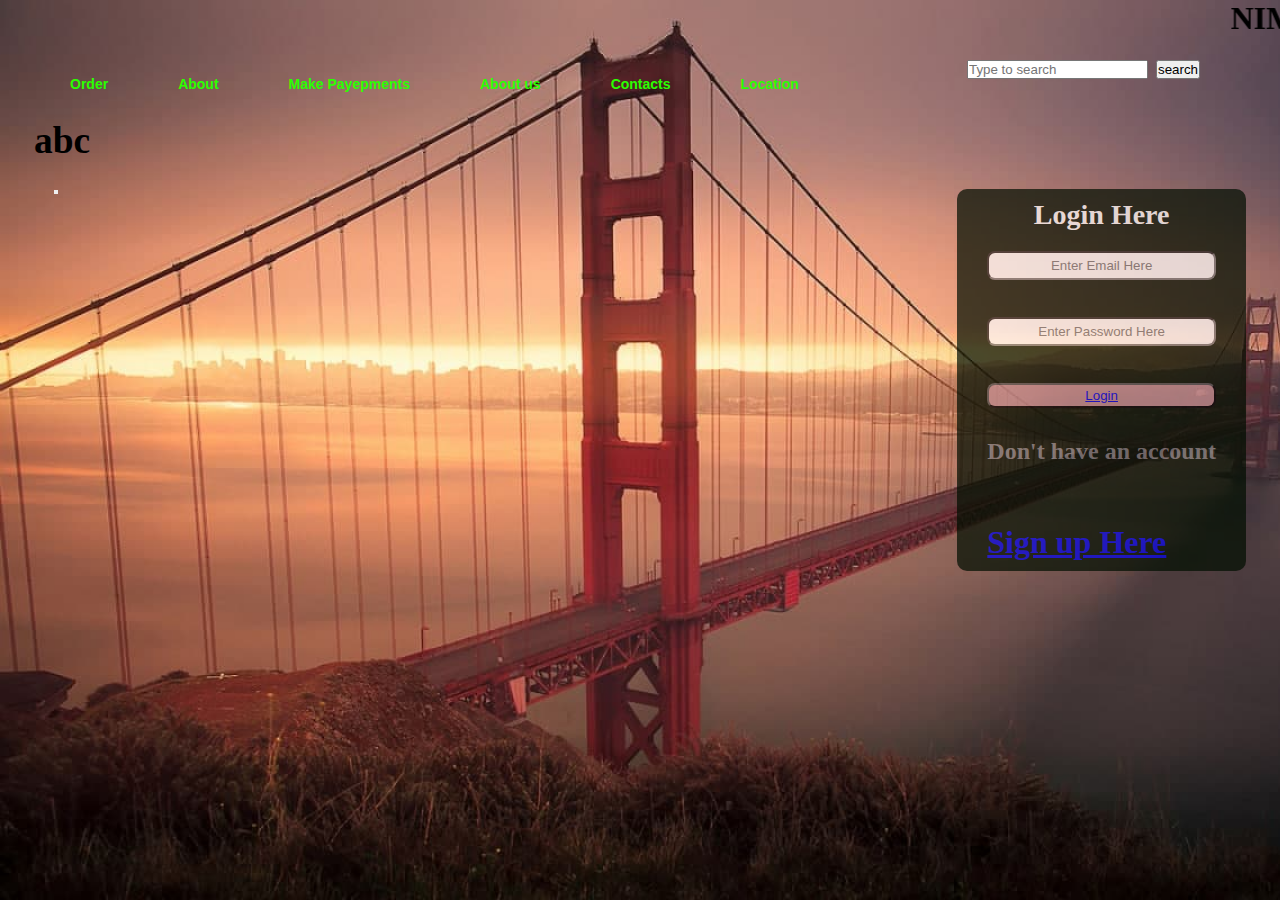
<file: prjct/index.html>
<!DOCTYPE html>
<html lang="en">
<head><h1><marquee>NIMA FOOD STORE </h1></marquee>
    <title>Mama_Nima_Sales</title>
    <link rel="stylesheet" href="style.css">
     

</head>
<body>
    <div class="header">
        <ul>
            <li><a href="#">Order</a></li>
            <li><a href="#">About</a></li>
            <li><a href="#">Make Payepments</a></li>
            <li><a href="#">About us</a></li>
            <li><a href="#">Contacts</a></li>
            <li><a href="#">Location</a></li>
        </ul>
        <div class="search">
            <input class="srch" type="search" name="" placeholder="Type to search">
            <a href="#"><button class="btn">search</button></a>
        
        </div>
    </div>
   
    <div class="holder">
        <div class="words">
            <h3>abc</h3>
            <div class="cn"><button></button></div>
        </div>
        
        <form class="my_form">
        <h2>Login Here</h2>
        <input type="email" placeholder="Enter Email Here"><br/>
        <input type="password" name="" placeholder="Enter Password Here"><br/>
        <button class="btn"><a href="#">Login</a></button>

        <p class="link">Don't have an account<p><br>
        <a href="#">Sign up Here</a></a>
        </form>
        

    </div>
 </div>

     


</div>
</div>
</div>

   </p>

    
</body>
</html>
</file>
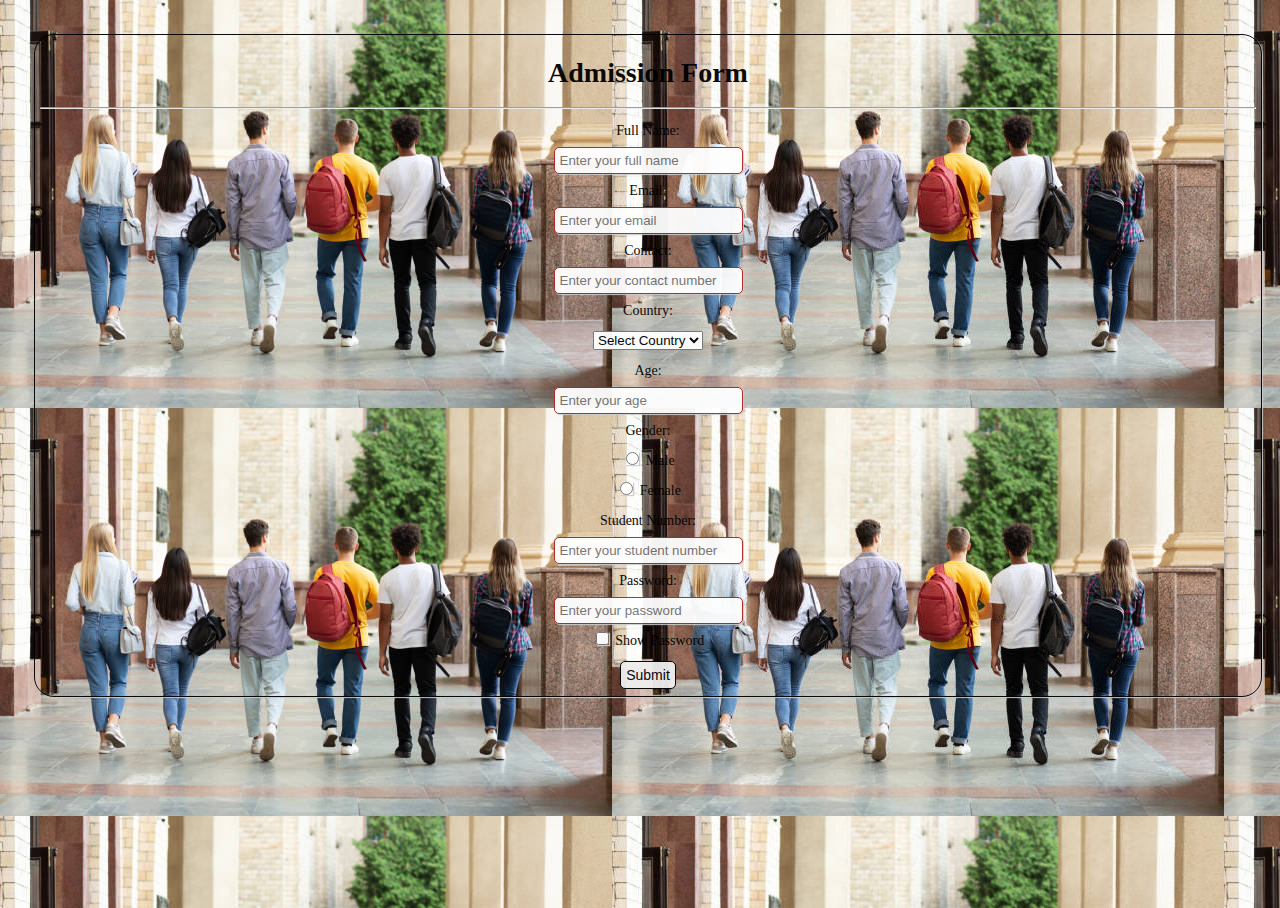
<file: prjct/ezra_project/index.html>
<!DOCTYPE html>
<html lang="en">
<head>
    <title>Admission Form</title>
    <style>
        body {
            background-image: url(1.jpg);
            opacity: 95%;
            font-family: 'Times New Roman';
            font-size: 14px;
            line-height: 30px;
            color: rgb(0, 0, 0);
            padding: 0;
            margin-bottom: 0%;
            position: relative;
            position: absolute;
            top: 0;
            left: 0;
            width: 100%;
            height: 100%;
            background-color: rgba(0, 0, 0, 0.5); /* Change the opacity value (0-1) to adjust the dimming effect */

        }

        form {
            padding: 5px;
            border: 1px solid black;
            border-radius: 20px;
            box-shadow: 1px 1px 1px #ccc;
            text-align: center;
            margin: 2%;
        }

        form input {
            border: 1px solid rgb(172, 40, 40);
            border-radius: 5px;
            box-shadow: 1px 1px 1px #ccc;
            padding-inline: 5px;
            padding-top: 5px;
            padding-bottom: 5px;
        }

        button {
            border: 1px solid black;
            border-radius: 5px;
            color: rgb(0, 0, 0);
            font-size: 14px;
            padding: 5px;
            margin-top: 5px;
         
        }
        .error {
            border-color: red;
            animation: blink .5s linear infinite alternate;
        }

        @keyframes blink {
            0% {
                background-color: white;
            }
            100% {
                background-color: red;
            }
        }
        button:hover {
            color: rgb(0, 0, 0);
            border-color: #22fa29;
            transform: translateY(-2px);
            transition: transform 0.3s ease;
        }

    </style>
</head>
<body>
    <form action="error" onsubmit="return validatePassword()">
    <form action="">
        <h1>Admission Form</h1>
        <hr>
        <label for="username">Full Name:</label><br>
        <input type="text" id="username" name="username" placeholder="Enter your full name" required><br>

        <label for="email">Email:</label><br>
        <input type="email" id="email" name="email" placeholder="Enter your email" required><br>

        <label for="contact">Contact:</label><br>
        <input type="tel" id="contact" name="contact" placeholder="Enter your contact number" required><br>

        <label for="country">Country:</label><br>
        <select id="country" name="country">
            <option value="">Select Country</option>
            <option value="USA">USA</option>
            <option value="Canada">Canada</option>
            <option value="Mexico">Mexico</option>
            <option value="Australia">Australia</option>
            <option value="UK">UK</option>
            <option value="India">India</option>
        </select><br>

        <label for="age">Age:</label><br>
        <input type="number" id="age" name="age" placeholder="Enter your age" required><br>

        <label for="gender">Gender:</label><br>
        <input type="radio" id="male" name="gender" value="male" required>
        <label for="male">Male</label><br>
        <input type="radio" id="female" name="gender" value="female" required>
        <label for="female">Female</label><br>

        <label for="std_no">Student Number:</label><br>
        <input type="text" id="std_no" name="std_no" placeholder="Enter your student number" required><br>

        <label for="password">Password:</label><br>
<input type="password" id="password" name="password" placeholder="Enter your password" required><br>
<input type="checkbox" onclick="showPassword()"> Show Password<br>

<script>
function showPassword() {
  const passwordInput = document.querySelector('#password');
  if (passwordInput.type === 'password') {
    passwordInput.type = 'text';
  } else {
    passwordInput.type = 'password';
  }
}
</script>
        <button type="submit">Submit</button>
    </form>
</body>
</html>
</file>
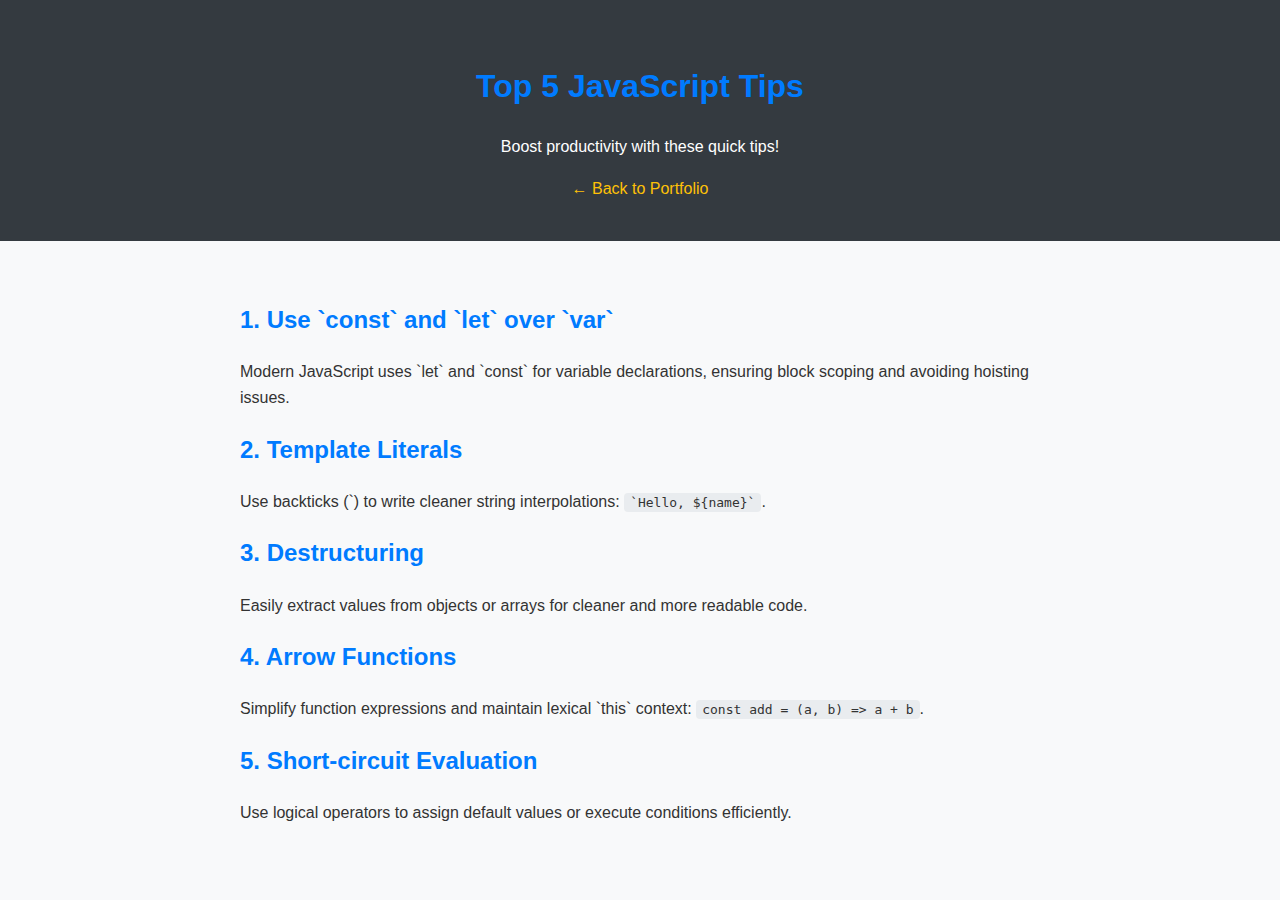
<file: Porfolio/blog/blog2.html>
<!DOCTYPE html>
<html lang="en">
<head>
  <meta charset="UTF-8">
  <meta name="viewport" content="width=device-width, initial-scale=1">
  <title>Top 5 JavaScript Tips</title>
  <style>
    body {
      font-family: Arial, sans-serif;
      line-height: 1.6;
      margin: 0;
      padding: 0;
      background-color: #f8f9fa;
      color: #333;
    }

    .hero {
      background-color: #343a40;
      color: white;
      padding: 40px 20px;
      text-align: center;
    }

    .hero a {
      color: #ffc107;
      text-decoration: none;
      font-size: 1rem;
    }

    .section {
      padding: 40px 20px;
      max-width: 800px;
      margin: auto;
    }

    h1, h2 {
      color: #007bff;
    }

    code {
      background-color: #e9ecef;
      padding: 2px 6px;
      border-radius: 4px;
      font-family: monospace;
    }

    article p {
      margin-bottom: 1.2rem;
    }
  </style>
</head>
<body>
  <header class="hero">
    <h1>Top 5 JavaScript Tips</h1>
    <p>Boost productivity with these quick tips!</p>
    <a href="../index.php">← Back to Portfolio</a>
  </header>

  <section class="section blog-content">
    <article>
      <h2>1. Use `const` and `let` over `var`</h2>
      <p>Modern JavaScript uses `let` and `const` for variable declarations, ensuring block scoping and avoiding hoisting issues.</p>

      <h2>2. Template Literals</h2>
      <p>Use backticks (`) to write cleaner string interpolations: <code>`Hello, ${name}`</code>.</p>

      <h2>3. Destructuring</h2>
      <p>Easily extract values from objects or arrays for cleaner and more readable code.</p>

      <h2>4. Arrow Functions</h2>
      <p>Simplify function expressions and maintain lexical `this` context: <code>const add = (a, b) => a + b</code>.</p>

      <h2>5. Short-circuit Evaluation</h2>
      <p>Use logical operators to assign default values or execute conditions efficiently.</p>
    </article>
  </section>
</body>
</html>
</file>
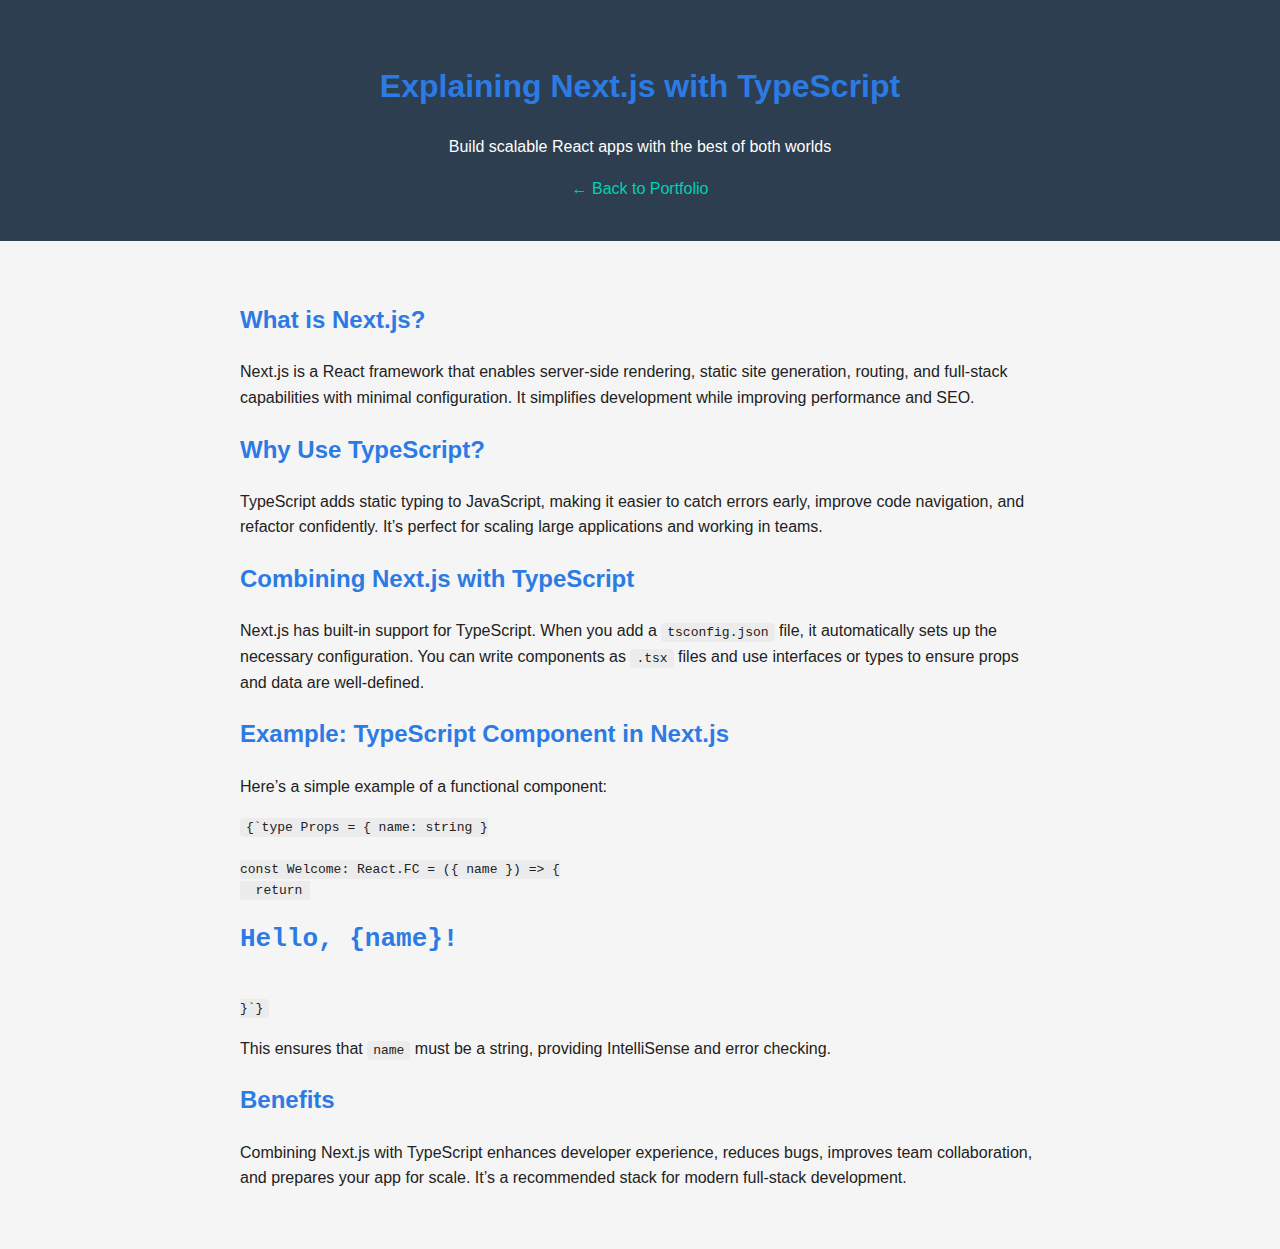
<file: Porfolio/blog/blog3.html>
<!DOCTYPE html>
<html lang="en">
<head>
  <meta charset="UTF-8" />
  <meta name="viewport" content="width=device-width, initial-scale=1" />
  <title>Explaining Next.js with TypeScript</title>
  <style>
    body {
      font-family: Arial, sans-serif;
      line-height: 1.6;
      margin: 0;
      padding: 0;
      background-color: #f5f5f5;
      color: #222;
    }

    .hero {
      background-color: #2d3e50;
      color: #fff;
      padding: 40px 20px;
      text-align: center;
    }

    .hero a {
      color: #00d1b2;
      text-decoration: none;
      font-size: 1rem;
    }

    .section {
      padding: 40px 20px;
      max-width: 800px;
      margin: auto;
    }

    h1, h2 {
      color: #2c7be5;
    }

    code {
      background-color: #ececec;
      padding: 2px 6px;
      border-radius: 4px;
      font-family: monospace;
    }

    article p {
      margin-bottom: 1.2rem;
    }
  </style>
</head>
<body>
  <header class="hero">
    <h1>Explaining Next.js with TypeScript</h1>
    <p>Build scalable React apps with the best of both worlds</p>
    <a href="../index.php">← Back to Portfolio</a>
  </header>

  <section class="section blog-content">
    <article>
      <h2>What is Next.js?</h2>
      <p>Next.js is a React framework that enables server-side rendering, static site generation, routing, and full-stack capabilities with minimal configuration. It simplifies development while improving performance and SEO.</p>

      <h2>Why Use TypeScript?</h2>
      <p>TypeScript adds static typing to JavaScript, making it easier to catch errors early, improve code navigation, and refactor confidently. It’s perfect for scaling large applications and working in teams.</p>

      <h2>Combining Next.js with TypeScript</h2>
      <p>Next.js has built-in support for TypeScript. When you add a <code>tsconfig.json</code> file, it automatically sets up the necessary configuration. You can write components as <code>.tsx</code> files and use interfaces or types to ensure props and data are well-defined.</p>

      <h2>Example: TypeScript Component in Next.js</h2>
      <p>Here’s a simple example of a functional component:</p>
      <pre><code>{`type Props = { name: string }

const Welcome: React.FC<Props> = ({ name }) => {
  return <h1>Hello, {name}!</h1>
}`}</code></pre>
      <p>This ensures that <code>name</code> must be a string, providing IntelliSense and error checking.</p>

      <h2>Benefits</h2>
      <p>Combining Next.js with TypeScript enhances developer experience, reduces bugs, improves team collaboration, and prepares your app for scale. It’s a recommended stack for modern full-stack development.</p>
    </article>
  </section>
</body>
</html>
</file>
<file: prjct/style.css>
*{
    margin: 0;
    padding: 0;
}

body{
    background-image: url(./2.jpg);
    height: 100vh;
    width: 100%;
    background-size: cover;
}
ul{
display: flex;
float: left;
justify-content: center;
align-items: center;
}

ul li{
    list-style: none;
    margin-left: 70px;
    margin-top: 10px;
    font-size: 20px;
}

ul li a{
    text-decoration: none;
    color: rgb(43, 255, 0);
    font-family: arial;
    font-weight: bold;
    transition: 0.4s ease-in-out;
    font-size: 14px;

}
.holder{
    display: flex;
    justify-content: space-between;
    padding: 10px 34px;
}
.my_form{
    margin-top: 70px;
    background: #000e00;
    opacity: 0.7;
    display: flex;
    justify-content: center;
    flex-direction: column;
    padding: 10px 30px;
    border-radius: 10px;
}
.my_form:hover{
    transform: scale(1);
}
.link{
    font-size: 24px;
}
.my_form h2{
    font-size: 28px;
    margin-bottom: 20px;
    color: white;
    text-align: center;
}
.btn{
    margin-bottom: 30px;
}
.link{
    color: gray;
    display: flex;
    flex-direction: column;
    gap: 25px;
    margin-bottom: 22px;
}
.link a{
    color: green;
    text-decoration: none;
    text-align: center;
    font-size: 25px;
}
.link a:hover{
    text-decoration: underline;
    font-size: 30px;
}
.my_form input{
    height: 25px;
    outline: none;
    border-radius: 8px;
    text-align: center;
}
.my_form button{
    height: 25px;
    background-color: rgb(202, 146, 150);
    border-radius: 8px;
    color: white;
}
.header{
    display: flex;
    justify-content: space-between;
    padding-right: 30px;
}
.cn{
    padding: 1px 20px;
    border-radius: 6px;
}

.search{
    margin-right: 50px;

}
</file>
